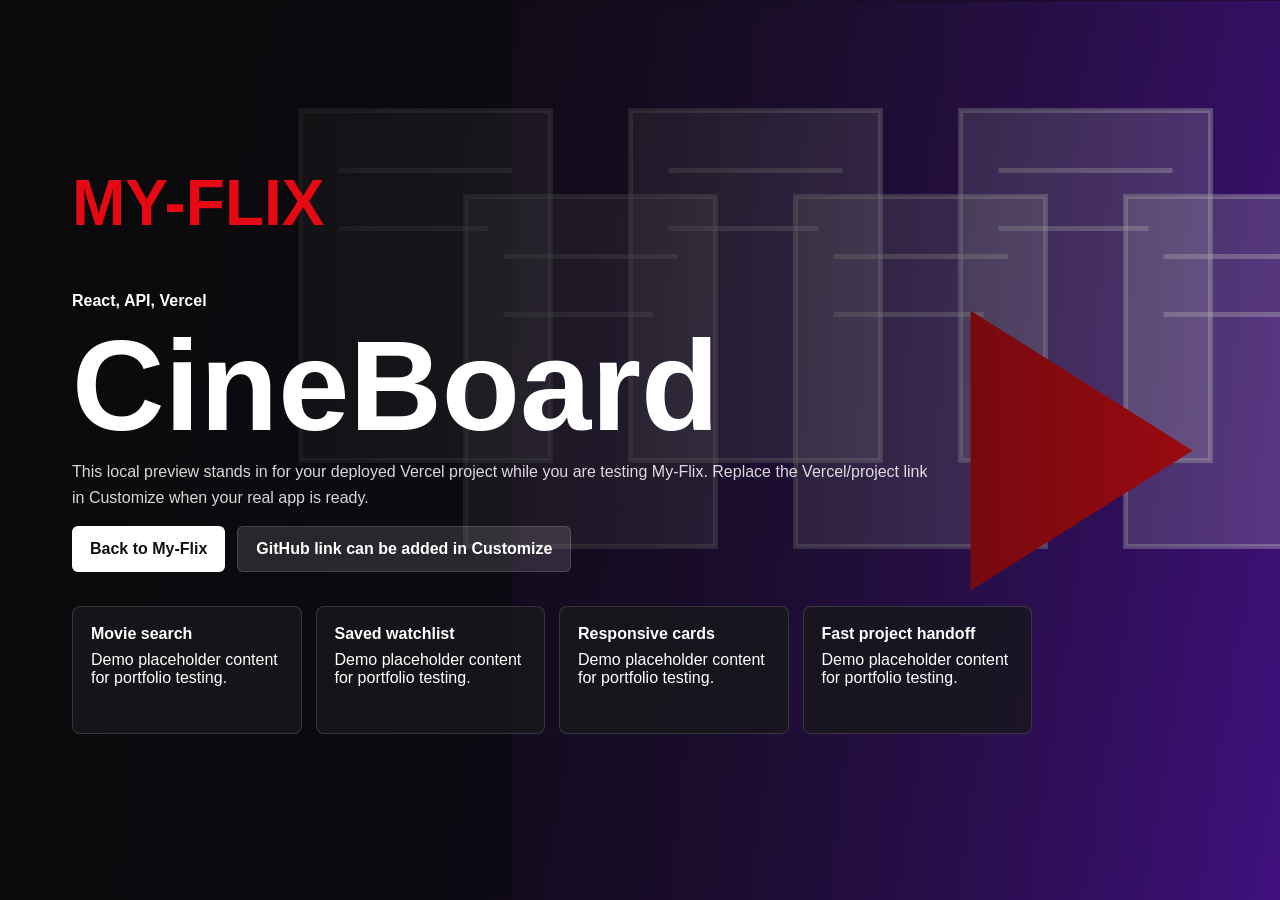
<file: demo.html>
<!doctype html>
<html lang="en">
  <head>
    <meta charset="UTF-8" />
    <meta name="viewport" content="width=device-width, initial-scale=1.0" />
    <title>My-Flix Project Demo</title>
    <style>
      :root {
        color-scheme: dark;
        --bg: #0d0d0f;
        --panel: #18181b;
        --text: #ffffff;
        --muted: #a7a7ad;
        --brand: #e50914;
        --line: rgba(255, 255, 255, 0.14);
      }

      * {
        box-sizing: border-box;
      }

      body {
        margin: 0;
        min-height: 100vh;
        background:
          linear-gradient(90deg, rgba(10, 10, 11, 0.96), rgba(10, 10, 11, 0.74), rgba(10, 10, 11, 0.28)),
          var(--hero, url("assets/hero-projects.png")) center / cover fixed,
          var(--bg);
        color: var(--text);
        font-family: Inter, Arial, Helvetica, sans-serif;
      }

      .shell {
        min-height: 100vh;
        display: grid;
        align-content: center;
        gap: 34px;
        padding: clamp(24px, 6vw, 72px);
      }

      .brand {
        color: var(--brand);
        font-size: clamp(2rem, 5vw, 4rem);
        font-weight: 900;
        text-transform: uppercase;
      }

      .demo {
        width: min(860px, 100%);
      }

      .demo p,
      .demo li {
        color: rgba(255, 255, 255, 0.84);
        line-height: 1.6;
      }

      h1 {
        margin: 0;
        font-size: clamp(3.4rem, 11vw, 8rem);
        line-height: 0.9;
      }

      .meta {
        margin: 18px 0 18px;
        color: #fff;
        font-weight: 800;
      }

      .preview-grid {
        display: grid;
        grid-template-columns: repeat(auto-fit, minmax(190px, 1fr));
        gap: 14px;
        width: min(960px, 100%);
      }

      .tile {
        min-height: 128px;
        border: 1px solid var(--line);
        border-radius: 8px;
        background: rgba(24, 24, 27, 0.82);
        padding: 18px;
      }

      .tile strong {
        display: block;
        margin-bottom: 8px;
      }

      .actions {
        display: flex;
        flex-wrap: wrap;
        gap: 12px;
      }

      .button {
        min-height: 46px;
        display: inline-flex;
        align-items: center;
        justify-content: center;
        border-radius: 6px;
        padding: 0 18px;
        background: #fff;
        color: #111;
        font-weight: 900;
        text-decoration: none;
      }

      .button.dark {
        border: 1px solid var(--line);
        background: rgba(255, 255, 255, 0.12);
        color: #fff;
      }
    </style>
  </head>
  <body>
    <main class="shell">
      <div class="brand">My-Flix</div>
      <section class="demo">
        <div class="meta" id="meta">Project Demo</div>
        <h1 id="title">Project Preview</h1>
        <p id="description"></p>
        <div class="actions">
          <a class="button" href="index.html?section=projects">Back to My-Flix</a>
          <a class="button dark" id="repoLink" href="index.html?section=projects">GitHub link can be added in Customize</a>
        </div>
      </section>
      <section class="preview-grid" id="features"></section>
    </main>

    <script>
      const demos = {
        cineboard: {
          title: "CineBoard",
          meta: "React, API, Vercel",
          hero: "assets/hero-projects.png",
          description:
            "This local preview stands in for your deployed Vercel project while you are testing My-Flix. Replace the Vercel/project link in Customize when your real app is ready.",
          features: ["Movie search", "Saved watchlist", "Responsive cards", "Fast project handoff"]
        },
        taskforge: {
          title: "TaskForge",
          meta: "Full Stack Productivity",
          hero: "assets/hero-projects.png",
          description:
            "A local placeholder preview for the productivity workspace sample. Add your real GitHub and Vercel URLs from the admin Customize panel.",
          features: ["Kanban workflow", "Task templates", "Team notes", "Status tracking"]
        },
        "insight-desk": {
          title: "Insight Desk",
          meta: "Analytics Dashboard",
          hero: "assets/hero-projects.png",
          description:
            "A local placeholder preview for the analytics dashboard sample. Use it to confirm the Open button works before replacing links.",
          features: ["KPI panels", "Charts", "Filters", "Report-ready layout"]
        },
        shopline: {
          title: "ShopLine",
          meta: "E-commerce Frontend",
          hero: "assets/hero-projects.png",
          description:
            "A local placeholder preview for the commerce sample. Replace this with the real deployed project URL when you have it.",
          features: ["Product grid", "Cart flow", "Checkout states", "Responsive navigation"]
        }
      };

      const project = new URLSearchParams(window.location.search).get("project") || "cineboard";
      const demo = demos[project] || demos.cineboard;
      document.documentElement.style.setProperty("--hero", `url("${demo.hero}")`);
      document.getElementById("title").textContent = demo.title;
      document.getElementById("meta").textContent = demo.meta;
      document.getElementById("description").textContent = demo.description;
      document.getElementById("features").innerHTML = demo.features
        .map((feature) => `<article class="tile"><strong>${feature}</strong><span>Demo placeholder content for portfolio testing.</span></article>`)
        .join("");
    </script>
  </body>
</html>
</file>
